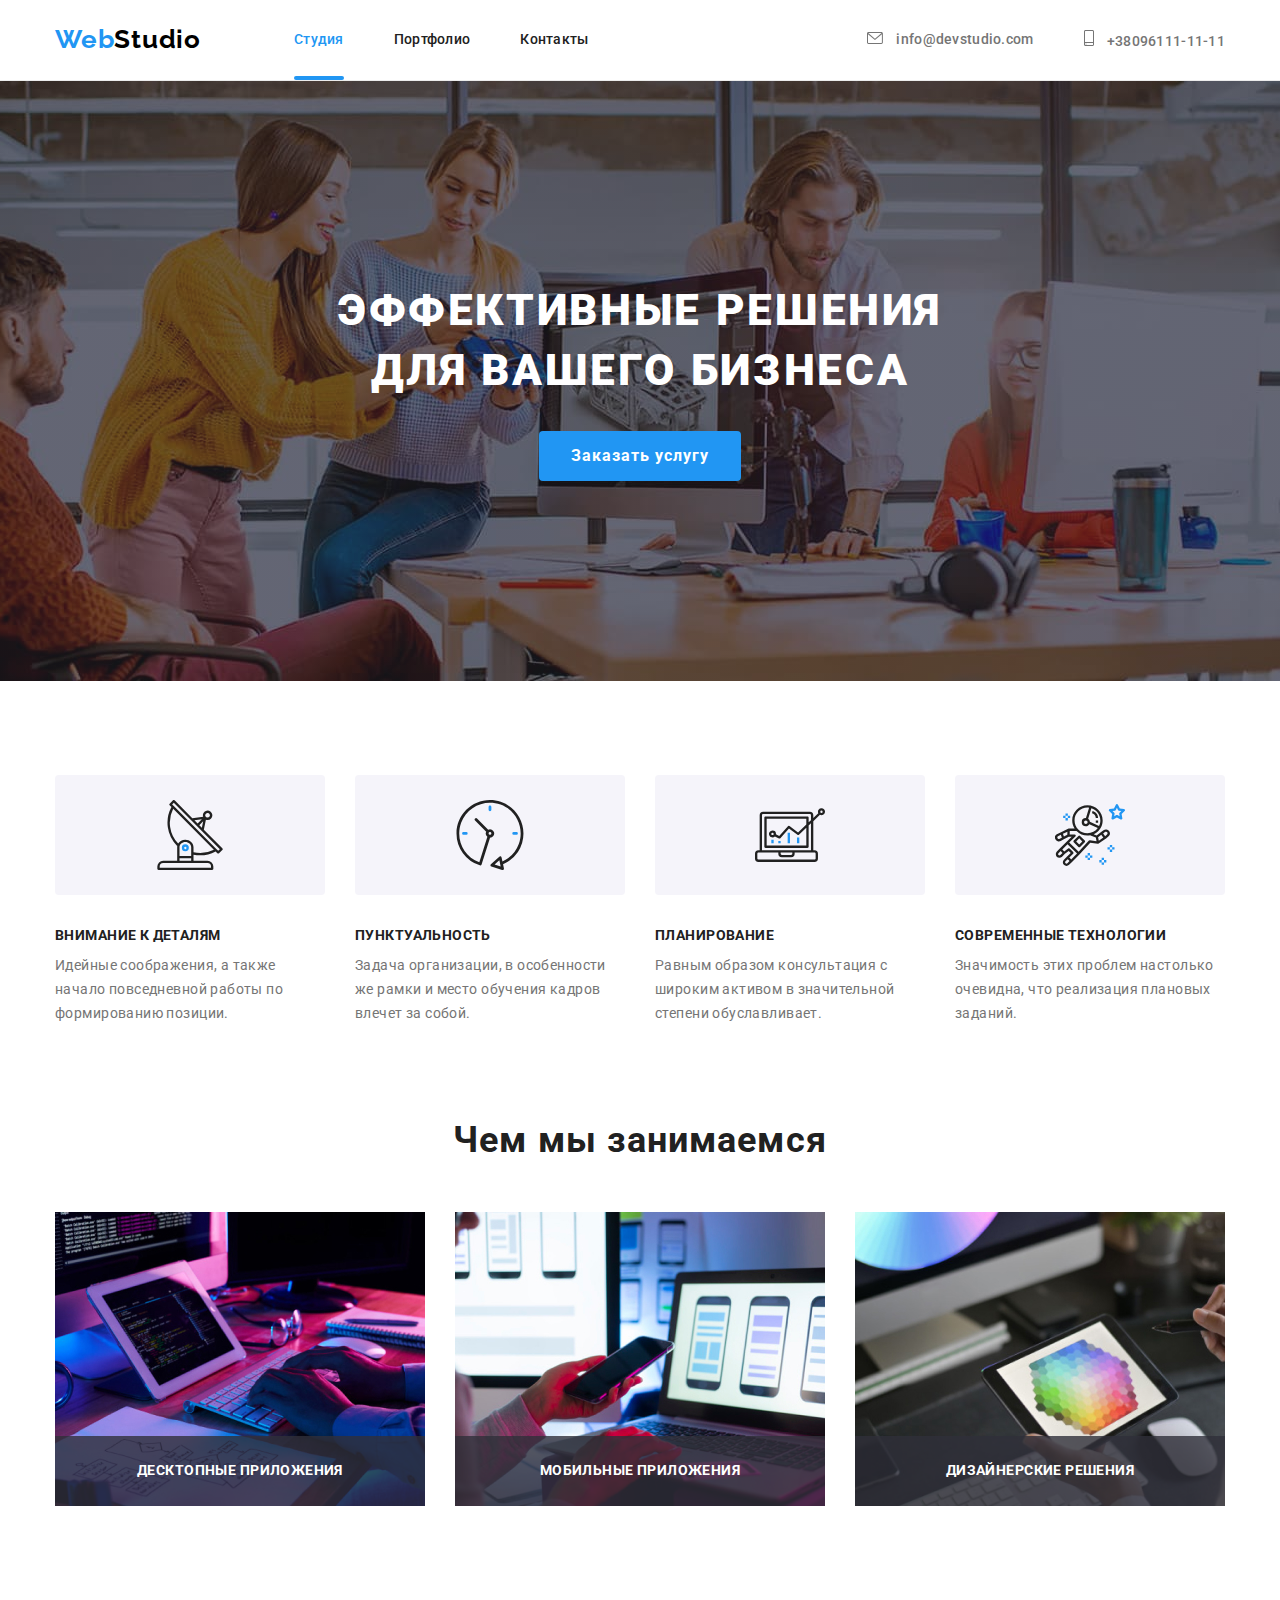
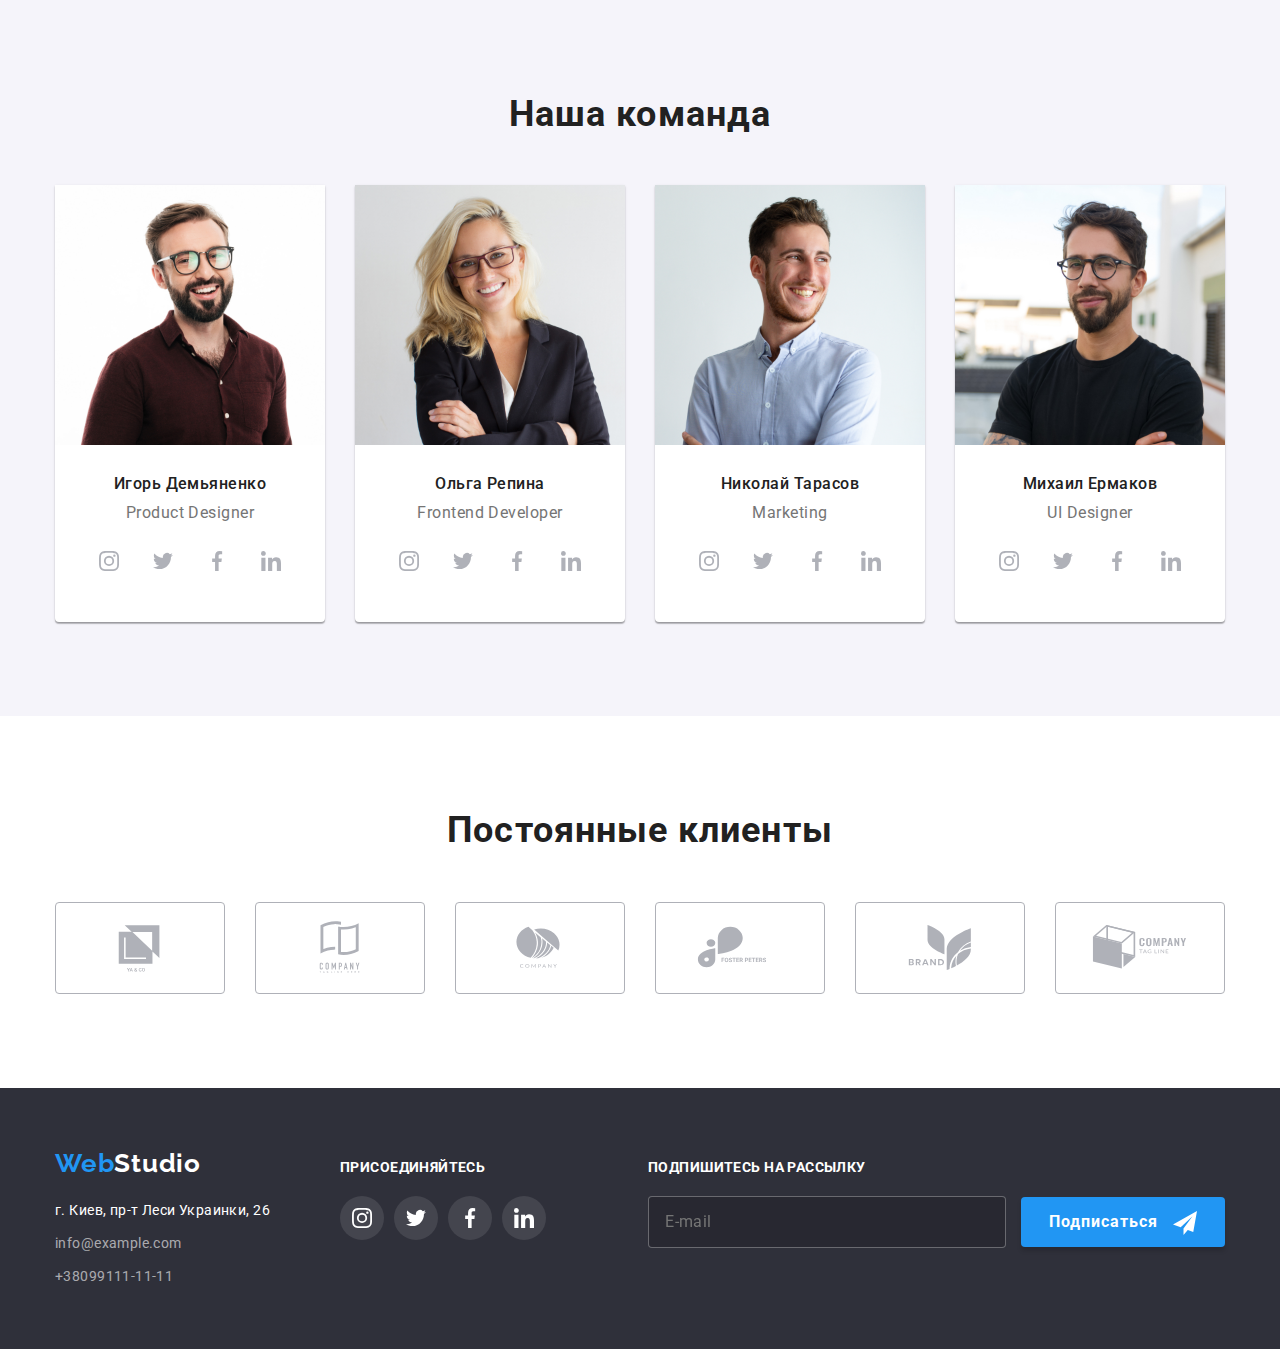
<file: index.html>
<!DOCTYPE html>
<html lang="ru">
  <head>
    <meta charset="UTF-8" />
    <meta http-equiv="X-UA-Compatible" content="IE=edge" />
    <meta name="viewport" content="width=device-width, initial-scale=1.0" />

    <link rel="stylesheet" href="./css/main.min.css" />
    <title>goit-markup-hw-07</title>
    <link rel="preconnect" href="https://fonts.googleapis.com" />
    <link rel="preconnect" href="https://fonts.gstatic.com" crossorigin />
    <link
      href="https://fonts.googleapis.com/css2?family=Raleway:wght@700&family=Roboto:wght@400;500;700;900&display=swap"
      rel="stylesheet"
    />
  </head>
  <body>
    <!--header-->

    <header class="header">
      <div class="container header__container">
        <nav class="header__nav">
          <a lang="en" class="header__logo" href="./index.html"
            ><span class="header__logo--colorise">Web</span>Studio</a
          >

          <ul class="header__list list">
            <li class="header__item header__item--active">
              <a class="link header__link header__link--active" href="./index.html">Студия</a>
            </li>
            <li class="header__item">
              <a class="link header__link" href="./portfolio.html">Портфолио</a>
            </li>
            <li class="header__item">
              <a class="link header__link" href="./index.html">Контакты</a>
            </li>
          </ul>
        </nav>
        <ul class="contacts list">
          <li class="contacts__item item item-icon">
            <a class="link contacts__link" href="mailto:info@devstudio.com">
              <svg class="contacts__icon" width="16" height="12">
                <use href="./images/icon.svg/symbol-defs.svg#icon-mail"></use>
              </svg>
              info@devstudio.com
            </a>
          </li>
          <li class="contacts__item item item-icon">
            <a class="link contacts__link" href="tel:+380961111111"
              ><svg class="contacts__icon" width="10" height="16">
                <use href="./images/icon.svg/symbol-defs.svg#icon-smartphone"></use>
              </svg>
              +38096111-11-11
            </a>
          </li>
        </ul>
      </div>
    </header>

    <!--Main-->

    <main>
      <!--title-->

      <section class="section hero">
        <div class="container hero__container">
          <h1 class="hero__title">
            Эффективные решения <br />
            для вашего бизнеса
          </h1>
          <button class="hero__button" type="button" data-modal-open>Заказать услугу</button>
        </div>

        <!-- backdrop -->

        <div class="backdrop is-hidden" data-modal>
          <div class="backdrop__modal">
            <button class="backdrop__button" type="button" data-modal-close>
              <svg class="icon-close backdrop__icon">
                <use href="./images/icon.svg/symbol-defs.svg#icon-close-black"></use>
              </svg>
            </button>
            <b class="title-backdrop">Оставьте свои данные, мы вам перезвоним</b>
            <form action="signup-form" class="modal-form signup js-speaker-form" autocomplete="off">
              <label class="signup__label">
                Имя
                <input class="signup__input" type="text" name="username" required />
                <svg class="signup__icon">
                  <use href="./images/icon.svg/symbol-defs.svg#icon-person-black"></use>
                </svg>
              </label>

              <label class="signup__label">
                Телефон<input class="signup__input" type="tel" name="phone-number" required />
                <svg class="signup__icon">
                  <use href="./images/icon.svg/symbol-defs.svg#icon-phone-black"></use>
                </svg>
              </label>

              <label class="signup__label">
                Почта
                <input class="signup__input" type="email" name="email" required />
                <svg class="signup__icon">
                  <use href="./images/icon.svg/symbol-defs.svg#icon-email-black"></use>
                </svg>
              </label>

              <label class="signup__comment signup__label">
                Комментарий
                <textarea
                  class="signup__text signup__input"
                  name="comment"
                  rows="7"
                  placeholder="Введите текст"
                >
                </textarea>
              </label>

              <div class="policy">
                <label class="policy policy__label">
                  <input class="policy__input" type="checkbox" required />
                  Соглашаюсь с рассылкой и принимаю
                  <span class="policy__icon"></span>
                </label>
                <a class="link policy__link" href="">Условия договора</a>
                <button class="policy__button" type="submit">Отправить</button>
              </div>
            </form>
          </div>
        </div>
      </section>

      <!--peculiarities-->

      <section class="section">
        <h2 class="visually-hidden">Скилы</h2>

        <div class="container peculiarities">
          <ul class="peculiarities__list list">
            <li class="peculiarities__item">
              <h3 class="peculiarities__title">Внимание к деталям</h3>
              <p class="peculiarities__text">
                Идейные соображения, а также начало повседневной работы по формированию позиции.
              </p>
            </li>

            <li class="peculiarities__item">
              <h3 class="peculiarities__title">Пунктуальность</h3>
              <p class="peculiarities__text">
                Задача организации, в особенности же рамки и место обучения кадров влечет за собой.
              </p>
            </li>

            <li class="peculiarities__item">
              <h3 class="peculiarities__title">Планирование</h3>
              <p class="peculiarities__text">
                Равным образом консультация с широким активом в значительной степени обуславливает.
              </p>
            </li>

            <li class="peculiarities__item">
              <h3 class="peculiarities__title">Современные технологии</h3>
              <p class="peculiarities__text">
                Значимость этих проблем настолько очевидна, что реализация плановых заданий.
              </p>
            </li>
          </ul>
        </div>
      </section>

      <!-- our jobs -->

      <section class="section jobs">
        <div class="container jobs__container">
          <h2 class="jobs__title">Чем мы занимаемся</h2>

          <ul class="jobs__list list set-card">
            <li class="jobs__item set-item">
              <img src="./images/box1.jpg" alt="работа" width="370" />
              <p class="jobs__text">Десктопные приложения</p>
            </li>
            <li class="jobs__item set-item">
              <img src="./images/box2.jpg" alt="работа" width="370" />
              <p class="jobs__text">Мобильные приложения</p>
            </li>
            <li class="jobs__item set-item">
              <img src="./images/box3.jpg" alt="работа" width="370" />
              <p class="jobs__text">Дизайнерские решения</p>
            </li>
          </ul>
        </div>
      </section>

      <!--our team -->

      <section class="section team">
        <div class="container team__container">
          <h2 class="team__title">Наша команда</h2>

          <ul class="team__list list set-card">
            <li class="team__card set-item">
              <img
                class="team__photo"
                src="./images/photo1.jpg"
                alt="работник1"
                width="270"
                height="260"
              />
              <div class="team-content">
                <h3 class="team-content__name">Игорь Демьяненко</h3>
                <p class="team-content__job">Product Designer</p>
                <ul class="list team-content__list">
                  <li class="team-content__item">
                    <a class="link team-content__link" href="./portfolio.html">
                      <svg class="team-content__icon">
                        <use href="./images/icon.svg/symbol-defs.svg#icon-instagram"></use>
                      </svg>
                    </a>
                  </li>
                  <li class="team-content__item">
                    <a class="link team-content__link" href="./portfolio.html">
                      <svg class="team-content__icon">
                        <use
                          href="./images/icon.svg/symbol-defs.svg#icon-twitter"
                          width="20"
                          height="20"
                        ></use>
                      </svg>
                    </a>
                  </li>
                  <li class="team-content__item">
                    <a class="link team-content__link" href="./portfolio.html">
                      <svg class="team-content__icon">
                        <use
                          href="./images/icon.svg/symbol-defs.svg#icon-facebook"
                          width="20"
                          height="20"
                        ></use>
                      </svg>
                    </a>
                  </li>
                  <li class="team-content__item">
                    <a class="link team-content__link" href="./portfolio.html">
                      <svg class="team-content__icon">
                        <use
                          href="./images/icon.svg/symbol-defs.svg#icon-linkedin"
                          width="20"
                          height="20"
                        ></use>
                      </svg>
                    </a>
                  </li>
                </ul>
              </div>
            </li>

            <li class="team__card set-item">
              <img
                class="team__photo"
                src="./images/photo2.jpg"
                alt="работник2"
                width="270"
                height="260"
              />
              <div class="team-content">
                <h3 class="team-content__name">Ольга Репина</h3>
                <p class="team-content__job">Frontend Developer</p>
                <ul class="list team-content__list">
                  <li class="team-content__item">
                    <a class="link team-content__link" href="./portfolio.html">
                      <svg class="team-content__icon">
                        <use href="./images/icon.svg/symbol-defs.svg#icon-instagram"></use>
                      </svg>
                    </a>
                  </li>
                  <li class="team-content__item">
                    <a class="link team-content__link" href="./portfolio.html">
                      <svg class="team-content__icon">
                        <use
                          href="./images/icon.svg/symbol-defs.svg#icon-twitter"
                          width="20"
                          height="20"
                        ></use>
                      </svg>
                    </a>
                  </li>
                  <li class="team-content__item">
                    <a class="link team-content__link" href="./portfolio.html">
                      <svg class="team-content__icon">
                        <use
                          href="./images/icon.svg/symbol-defs.svg#icon-facebook"
                          width="20"
                          height="20"
                        ></use>
                      </svg>
                    </a>
                  </li>
                  <li class="team-content__item">
                    <a class="link team-content__link" href="./portfolio.html">
                      <svg class="team-content__icon">
                        <use
                          href="./images/icon.svg/symbol-defs.svg#icon-linkedin"
                          width="20"
                          height="20"
                        ></use>
                      </svg>
                    </a>
                  </li>
                </ul>
              </div>
            </li>
            <li class="team__card set-item">
              <img
                class="team__photo"
                src="./images/photo3.jpg"
                alt="работник3"
                width="270"
                height="260"
              />
              <div class="team-content">
                <h3 class="team-content__name">Николай Тарасов</h3>
                <p class="team-content__job">Marketing</p>
                <ul class="list team-content__list">
                  <li class="team-content__item">
                    <a class="link team-content__link" href="./portfolio.html">
                      <svg class="team-content__icon">
                        <use href="./images/icon.svg/symbol-defs.svg#icon-instagram"></use>
                      </svg>
                    </a>
                  </li>
                  <li class="team-content__item">
                    <a class="link team-content__link" href="./portfolio.html">
                      <svg class="team-content__icon">
                        <use
                          href="./images/icon.svg/symbol-defs.svg#icon-twitter"
                          width="20"
                          height="20"
                        ></use>
                      </svg>
                    </a>
                  </li>
                  <li class="team-content__item">
                    <a class="link team-content__link" href="./portfolio.html">
                      <svg class="team-content__icon">
                        <use
                          href="./images/icon.svg/symbol-defs.svg#icon-facebook"
                          width="20"
                          height="20"
                        ></use>
                      </svg>
                    </a>
                  </li>
                  <li class="team-content__item">
                    <a class="link team-content__link" href="./portfolio.html">
                      <svg class="team-content__icon">
                        <use
                          href="./images/icon.svg/symbol-defs.svg#icon-linkedin"
                          width="20"
                          height="20"
                        ></use>
                      </svg>
                    </a>
                  </li>
                </ul>
              </div>
            </li>

            <li class="team__card set-item">
              <img
                class="team__photo"
                src="./images/photo4.jpg"
                alt="работник4"
                width="270"
                height="260"
              />
              <div class="team-content">
                <h3 class="team-content__name">Михаил Ермаков</h3>
                <p class="team-content__job">UI Designer</p>
                <ul class="list team-content__list">
                  <li class="team-content__item">
                    <a class="link team-content__link" href="./portfolio.html">
                      <svg class="team-content__icon">
                        <use href="./images/icon.svg/symbol-defs.svg#icon-instagram"></use>
                      </svg>
                    </a>
                  </li>
                  <li class="team-content__item">
                    <a class="link team-content__link" href="./portfolio.html">
                      <svg class="team-content__icon">
                        <use
                          href="./images/icon.svg/symbol-defs.svg#icon-twitter"
                          width="20"
                          height="20"
                        ></use>
                      </svg>
                    </a>
                  </li>
                  <li class="team-content__item">
                    <a class="link team-content__link" href="./portfolio.html">
                      <svg class="team-content__icon">
                        <use
                          href="./images/icon.svg/symbol-defs.svg#icon-facebook"
                          width="20"
                          height="20"
                        ></use>
                      </svg>
                    </a>
                  </li>
                  <li class="team-content__item">
                    <a class="link team-content__link" href="./portfolio.html">
                      <svg class="team-content__icon">
                        <use
                          href="./images/icon.svg/symbol-defs.svg#icon-linkedin"
                          width="20"
                          height="20"
                        ></use>
                      </svg>
                    </a>
                  </li>
                </ul>
              </div>
            </li>
          </ul>
        </div>
      </section>

      <!-- clients -->

      <section class="section clients">
        <div class="container clients__container">
          <h2 class="title clients__title">Постоянные клиенты</h2>

          <ul class="list clients__list set-card">
            <li class="clients__item set-item">
              <a class="link clients__link" href="">
                <svg class="clients__img company1">
                  <use href="./images/icon.svg/symbol-defs.svg#icon-company1"></use>
                </svg>
              </a>
            </li>
            <li class="clients__item set-item">
              <a class="link clients__link" href="">
                <svg class="clients__img company2">
                  <use href="./images/icon.svg/symbol-defs.svg#icon-company2"></use>
                </svg>
              </a>
            </li>
            <li class="clients__item set-item">
              <a class="link clients__link" href="">
                <svg class="clients__img company3">
                  <use href="./images/icon.svg/symbol-defs.svg#icon-company3"></use>
                </svg>
              </a>
            </li>
            <li class="clients__item set-item">
              <a class="link clients__link" href="">
                <svg class="clients__img company4">
                  <use href="./images/icon.svg/symbol-defs.svg#icon-company4"></use>
                </svg>
              </a>
            </li>
            <li class="clients__item set-item">
              <a class="link clients__link" href="">
                <svg class="clients__img company5">
                  <use href="./images/icon.svg/symbol-defs.svg#icon-company5"></use>
                </svg>
              </a>
            </li>
            <li class="clients__item set-item">
              <a class="link clients__link" href="">
                <svg class="clients__img company6">
                  <use href="./images/icon.svg/symbol-defs.svg#icon-company6"></use>
                </svg>
              </a>
            </li>
          </ul>
        </div>
      </section>
    </main>

    <!--footer-->

    <footer class="footer">
      <div class="container footer__container">
        <div>
          <a lang="en" class="footer__logo" href="./index.html"
            ><span class="footer__logo--colorise">Web</span>Studio</a
          >
          <address class="footer__addres">
            <ul class="footer__list list">
              <li class="item footer__item">
                <a
                  class="footer__map"
                  href="https://goo.gl/maps/2Jbn84FayPKxQuNF9"
                  target="_blank"
                  rel="noopener nofollow"
                  >г. Киев, пр-т Леси Украинки, 26
                </a>
              </li>
              <li class="item footer__item">
                <a class="link footer__link" href="mailto:info@example.com">info@example.com</a>
              </li>
              <li class="item footer__item">
                <a class="link footer__link" href="tel:+380991111111">+38099111-11-11</a>
              </li>
            </ul>
          </address>
        </div>
        <div class="social">
          <p class="social__title footer__title">присоединяйтесь</p>
          <ul class="list social__list">
            <li class="social__item">
              <a class="social__link link" href="">
                <svg class="social__icon">
                  <use href="./images/icon.svg/symbol-defs.svg#icon-instagram"></use>
                </svg>
              </a>
            </li>
            <li class="social__item">
              <a class="social__link link" href="">
                <svg class="social__icon">
                  <use href="./images/icon.svg/symbol-defs.svg#icon-twitter"></use>
                </svg>
              </a>
            </li>
            <li class="social__item">
              <a class="social__link link" href="">
                <svg class="social__icon">
                  <use href="./images/icon.svg/symbol-defs.svg#icon-facebook"></use>
                </svg>
              </a>
            </li>
            <li class="social__item">
              <a class="social__link link" href="">
                <svg class="social__icon">
                  <use href="./images/icon.svg/symbol-defs.svg#icon-linkedin"></use>
                </svg>
              </a>
            </li>
          </ul>
        </div>
        <div class="form-container subscribe">
          <p class="subscribe__title footer__title">Подпишитесь на рассылку</p>
          <form
            class="footer-subscribe subscribe__form js-speaker-form"
            action="subscribe"
            autocomplete="off"
          >
            <label class="subscribe__label">
              <input
                class="subscribe__input"
                type="email"
                name="email"
                placeholder="E-mail"
                required
              />
            </label>

            <button class="subscribe__button" type="submit">
              Подписаться
              <svg class="subscribe__icon">
                <use
                  href="./images/icon.svg/symbol-defs.svg#icon-telegram"
                  width="24"
                  height="24"
                ></use>
              </svg>
            </button>
          </form>
        </div>
      </div>
    </footer>
    <script src="./js/modal.js"></script>
  </body>
</html>
</file>
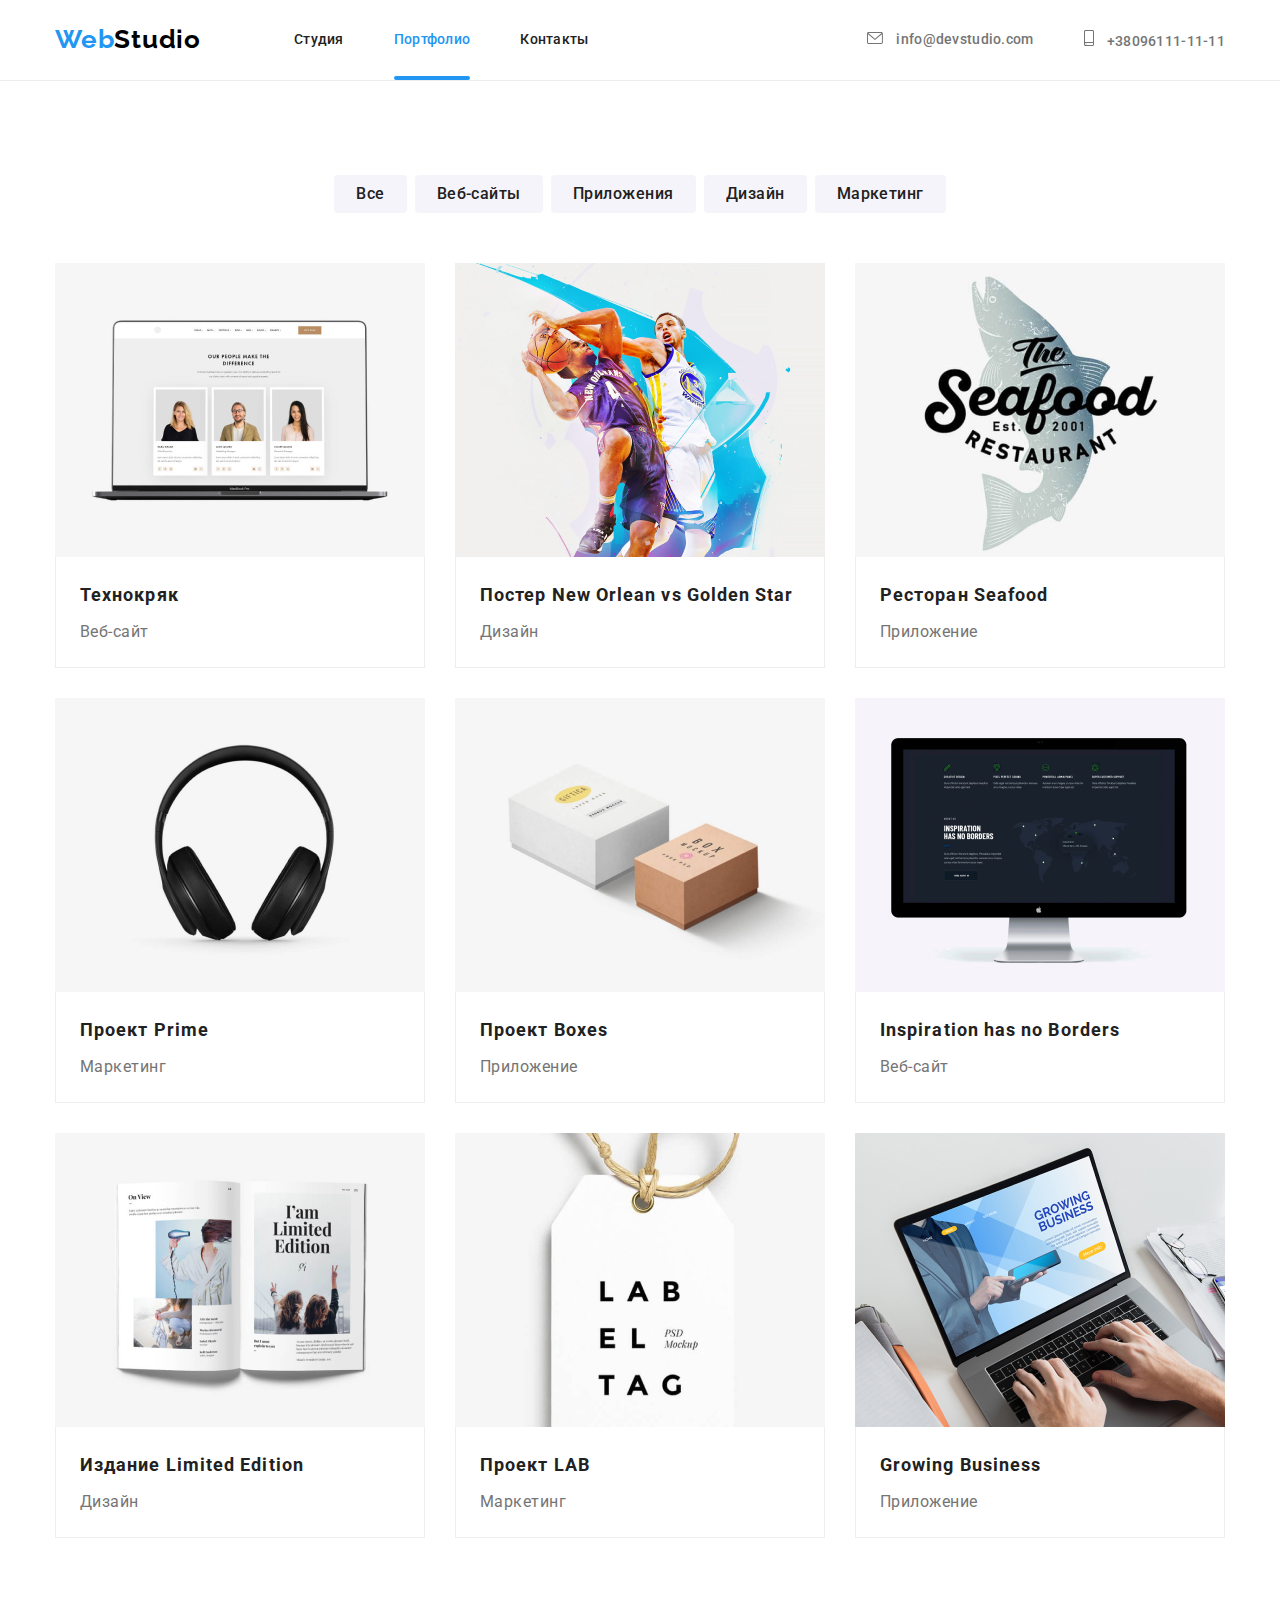
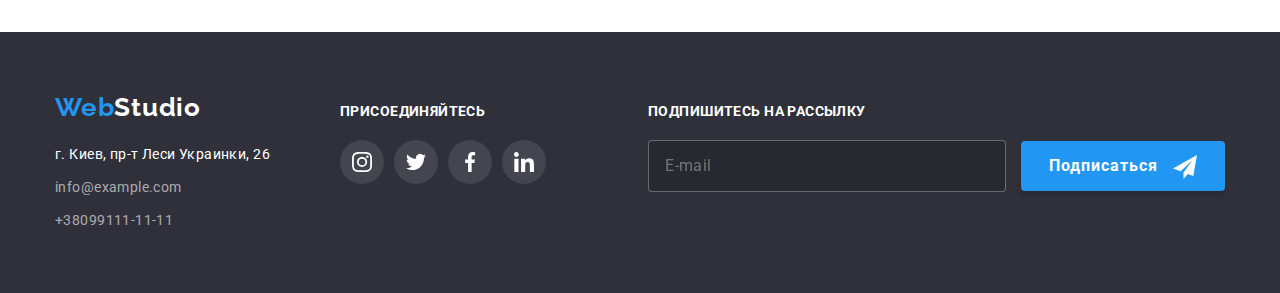
<file: portfolio.html>
<!DOCTYPE html>
<html lang="ru">
  <head>
    <meta charset="UTF-8" />
    <meta http-equiv="X-UA-Compatible" content="IE=edge" />
    <meta name="viewport" content="width=device-width, initial-scale=1.0" />

    <link rel="stylesheet" href="./css/main.min.css" />
    <link rel="preconnect" href="https://fonts.googleapis.com" />
    <link rel="preconnect" href="https://fonts.gstatic.com" crossorigin />
    <link
      href="https://fonts.googleapis.com/css2?family=Raleway:wght@700&family=Roboto:wght@400;500;700;900&display=swap"
      rel="stylesheet"
    />
    <title>goit-markup-hw-07</title>
  </head>
  <body>
    <!--header-->

    <header class="header">
      <div class="container header__container">
        <nav class="header__nav">
          <a lang="en" class="header__logo" href="./index.html"
            ><span class="header__logo--colorise">Web</span>Studio</a
          >

          <ul class="header__list list">
            <li class="header__item">
              <a class="link header__link" href="./index.html">Студия</a>
            </li>
            <li class="header__item header__item--active">
              <a class="link header__link header__link--active" href="./portfolio.html"
                >Портфолио</a
              >
            </li>
            <li class="header__item">
              <a class="link header__link" href="./index.html">Контакты</a>
            </li>
          </ul>
        </nav>
        <ul class="contacts list">
          <li class="contacts__item item item-icon">
            <a class="link contacts__link" href="mailto:info@devstudio.com">
              <svg class="contacts__icon" width="16" height="12">
                <use href="./images/icon.svg/symbol-defs.svg#icon-mail"></use>
              </svg>
              info@devstudio.com
            </a>
          </li>
          <li class="contacts__item item item-icon">
            <a class="link contacts__link" href="tel:+380961111111"
              ><svg class="contacts__icon" width="10" height="16">
                <use href="./images/icon.svg/symbol-defs.svg#icon-smartphone"></use>
              </svg>
              +38096111-11-11
            </a>
          </li>
        </ul>
      </div>
    </header>

    <!--main-->

    <main>
      <section class="section portfolio">
        <h1 class="visually-hidden">Портфолио</h1>

        <div class="container portfolio__container">
          <!--portfolio buttons-->

          <ul class="portfolio__button-list list">
            <li class="item portfolio__button-item">
              <button class="portfolio__button-filter button all" type="button">Все</button>
            </li>
            <li class="item portfolio__button-item">
              <button class="portfolio__button-filter button web" type="button">Веб-сайты</button>
            </li>
            <li class="item portfolio__button-item">
              <button class="portfolio__button-filter button app" type="button">Приложения</button>
            </li>
            <li class="item portfolio__button-item">
              <button class="portfolio__button-filter button design" type="button">Дизайн</button>
            </li>
            <li class="item portfolio__button-item">
              <button class="portfolio__button-filter button marcketing" type="button">
                Маркетинг
              </button>
            </li>
          </ul>

          <!--projects-->

          <ul class="portfolio__project-list list set-card">
            <li class="portfolio__project-item set-item">
              <a class="link portfolio__project-link project-card" href="">
                <div class="portfolio__project-card">
                  <img
                    class="portfolio__project-pic"
                    src="./images/box4.jpg"
                    alt="project"
                    width="370"
                  />
                  <p class="portfolio__project-desc">
                    Ресурс предлагает комплексные предложения с разным уровнем функционала и
                    сервисов. Все это позволит посетителю получить исчерпывающие сведения о компании
                    или частном лице.
                  </p>
                </div>
                <div class="portfolio__project-box">
                  <h2 class="portfolio__project-title">Технокряк</h2>
                  <p class="portfolio__project-text">Веб-сайт</p>
                </div>
              </a>
            </li>
            <li class="portfolio__project-item set-item">
              <a class="link portfolio__project-link project-card" href="">
                <div class="portfolio__project-card">
                  <img
                    class="portfolio__project-pic"
                    src="./images/box5.jpg"
                    alt="project"
                    width="370"
                  />
                  <p class="portfolio__project-desc">
                    Ресурс предлагает комплексные предложения с разным уровнем функционала и
                    сервисов. Все это позволит посетителю получить исчерпывающие сведения о компании
                    или частном лице.
                  </p>
                </div>
                <div class="portfolio__project-box">
                  <h2 class="portfolio__project-title">Постер New Orlean vs Golden Star</h2>
                  <p class="portfolio__project-text">Дизайн</p>
                </div>
              </a>
            </li>
            <li class="portfolio__project-item set-item">
              <a class="link portfolio__project-link project-card" href="">
                <div class="portfolio__project-card">
                  <img
                    class="portfolio__project-pic"
                    src="./images/box6.jpg"
                    alt="project"
                    width="370"
                  />
                  <p class="portfolio__project-desc">
                    Ресурс предлагает комплексные предложения с разным уровнем функционала и
                    сервисов. Все это позволит посетителю получить исчерпывающие сведения о компании
                    или частном лице.
                  </p>
                </div>
                <div class="portfolio__project-box">
                  <h2 class="portfolio__project-title">Ресторан Seafood</h2>
                  <p class="portfolio__project-text">Приложение</p>
                </div>
              </a>
            </li>
            <li class="portfolio__project-item set-item">
              <a class="link portfolio__project-link project-card" href="">
                <div class="portfolio__project-card">
                  <img
                    class="portfolio__project-pic"
                    src="./images/box7.jpg"
                    alt="project"
                    width="370"
                  />
                  <p class="portfolio__project-desc">
                    Ресурс предлагает комплексные предложения с разным уровнем функционала и
                    сервисов. Все это позволит посетителю получить исчерпывающие сведения о компании
                    или частном лице.
                  </p>
                </div>
                <div class="portfolio__project-box">
                  <h2 class="portfolio__project-title">Проект Prime</h2>
                  <p class="portfolio__project-text">Маркетинг</p>
                </div>
              </a>
            </li>
            <li class="portfolio__project-item set-item">
              <a class="link portfolio__project-link project-card" href="">
                <div class="portfolio__project-card">
                  <img
                    class="portfolio__project-pic"
                    src="./images/box8.jpg"
                    alt="project"
                    width="370"
                  />
                  <p class="portfolio__project-desc">
                    Ресурс предлагает комплексные предложения с разным уровнем функционала и
                    сервисов. Все это позволит посетителю получить исчерпывающие сведения о компании
                    или частном лице.
                  </p>
                </div>
                <div class="portfolio__project-box">
                  <h2 class="portfolio__project-title">Проект Boxes</h2>
                  <p class="portfolio__project-text">Приложение</p>
                </div>
              </a>
            </li>
            <li class="portfolio__project-item set-item">
              <a class="link portfolio__project-link project-card" href="">
                <div class="portfolio__project-card">
                  <img
                    class="portfolio__project-pic"
                    src="./images/box9.jpg"
                    alt="project"
                    width="370"
                  />
                  <p class="portfolio__project-desc">
                    Ресурс предлагает комплексные предложения с разным уровнем функционала и
                    сервисов. Все это позволит посетителю получить исчерпывающие сведения о компании
                    или частном лице.
                  </p>
                </div>
                <div class="portfolio__project-box">
                  <h2 class="portfolio__project-title">Inspiration has no Borders</h2>
                  <p class="portfolio__project-text">Веб-сайт</p>
                </div>
              </a>
            </li>
            <li class="portfolio__project-item set-item">
              <a class="link portfolio__project-link project-card" href="">
                <div class="portfolio__project-card">
                  <img
                    class="portfolio__project-pic"
                    src="./images/box10.jpg"
                    alt="project"
                    width="370"
                  />
                  <p class="portfolio__project-desc">
                    Ресурс предлагает комплексные предложения с разным уровнем функционала и
                    сервисов. Все это позволит посетителю получить исчерпывающие сведения о компании
                    или частном лице.
                  </p>
                </div>
                <div class="portfolio__project-box">
                  <h2 class="portfolio__project-title">Издание Limited Edition</h2>
                  <p class="portfolio__project-text">Дизайн</p>
                </div>
              </a>
            </li>
            <li class="portfolio__project-item set-item">
              <a class="link portfolio__project-link project-card" href="">
                <div class="portfolio__project-card">
                  <img
                    class="portfolio__project-pic"
                    src="./images/box11.jpg"
                    alt="project"
                    width="370"
                  />
                  <p class="portfolio__project-desc">
                    Ресурс предлагает комплексные предложения с разным уровнем функционала и
                    сервисов. Все это позволит посетителю получить исчерпывающие сведения о компании
                    или частном лице.
                  </p>
                </div>
                <div class="portfolio__project-box">
                  <h2 class="portfolio__project-title">Проект LAB</h2>
                  <p class="portfolio__project-text">Маркетинг</p>
                </div>
              </a>
            </li>
            <li class="portfolio__project-item set-item">
              <a class="link portfolio__project-link project-card" href="">
                <div class="portfolio__project-card">
                  <img
                    class="portfolio__project-pic"
                    src="./images/box12.jpg"
                    alt="project"
                    width="370"
                  />
                  <p class="portfolio__project-desc">
                    Ресурс предлагает комплексные предложения с разным уровнем функционала и
                    сервисов. Все это позволит посетителю получить исчерпывающие сведения о компании
                    или частном лице.
                  </p>
                </div>
                <div class="portfolio__project-box">
                  <h2 class="portfolio__project-title">Growing Business</h2>
                  <p class="portfolio__project-text">Приложение</p>
                </div>
              </a>
            </li>
          </ul>
        </div>
      </section>
    </main>

    <!--footer-->

    <footer class="footer">
      <div class="container footer__container">
        <div>
          <a lang="en" class="footer__logo" href="./index.html"
            ><span class="footer__logo--colorise">Web</span>Studio</a
          >
          <address class="footer__addres">
            <ul class="footer__list list">
              <li class="item footer__item">
                <a
                  class="footer__map"
                  href="https://goo.gl/maps/2Jbn84FayPKxQuNF9"
                  target="_blank"
                  rel="noopener nofollow"
                  >г. Киев, пр-т Леси Украинки, 26
                </a>
              </li>
              <li class="item footer__item">
                <a class="link footer__link" href="mailto:info@example.com">info@example.com</a>
              </li>
              <li class="item footer__item">
                <a class="link footer__link" href="tel:+380991111111">+38099111-11-11</a>
              </li>
            </ul>
          </address>
        </div>
        <div class="social">
          <p class="social__title footer__title">присоединяйтесь</p>
          <ul class="list social__list">
            <li class="social__item icon-social">
              <a class="social__link link" href="">
                <svg class="social__icon">
                  <use href="./images/icon.svg/symbol-defs.svg#icon-instagram"></use>
                </svg>
              </a>
            </li>
            <li class="social__item icon-social">
              <a class="social__link link" href="">
                <svg class="social__icon">
                  <use href="./images/icon.svg/symbol-defs.svg#icon-twitter"></use>
                </svg>
              </a>
            </li>
            <li class="social__item icon-social">
              <a class="social__link link" href="">
                <svg class="social__icon">
                  <use href="./images/icon.svg/symbol-defs.svg#icon-facebook"></use>
                </svg>
              </a>
            </li>
            <li class="social__item icon-social">
              <a class="social__link link" href="">
                <svg class="social__icon">
                  <use href="./images/icon.svg/symbol-defs.svg#icon-linkedin"></use>
                </svg>
              </a>
            </li>
          </ul>
        </div>
        <div class="form-container subscribe">
          <p class="subscribe__title footer__title">Подпишитесь на рассылку</p>
          <form
            class="footer-subscribe subscribe__form js-speaker-form"
            action="subscribe"
            autocomplete="off"
          >
            <label class="subscribe__label">
              <input
                class="subscribe__input"
                type="email"
                name="email"
                placeholder="E-mail"
                required
              />
            </label>

            <button class="subscribe__button" type="submit">
              Подписаться
              <svg class="subscribe__icon">
                <use
                  href="./images/icon.svg/symbol-defs.svg#icon-telegram"
                  width="24"
                  height="24"
                ></use>
              </svg>
            </button>
          </form>
        </div>
      </div>
    </footer>
    <script src="./js/modal.js"></script>
  </body>
</html>
</file>
<file: css/main.min.css>
.visually-hidden{position:absolute;width:1px;height:1px;margin:-1px;border:0;padding:0;white-space:nowrap;-webkit-clip-path:inset(100%);clip-path:inset(100%);clip:rect(0 0 0 0);overflow:hidden}/*! modern-normalize v1.1.0 | MIT License | https://github.com/sindresorhus/modern-normalize */*,::before,::after{box-sizing:border-box}html{line-height:1.15;-webkit-text-size-adjust:100%;-moz-tab-size:4;-o-tab-size:4;tab-size:4}body{margin:0;font-family:system-ui,-apple-system,"Segoe UI",Roboto,Helvetica,Arial,sans-serif,"Apple Color Emoji","Segoe UI Emoji"}hr{height:0;color:inherit}abbr[title]{-webkit-text-decoration:underline dotted;text-decoration:underline dotted}b,strong{font-weight:bolder}code,kbd,samp,pre{font-family:ui-monospace,SFMono-Regular,Consolas,"Liberation Mono",Menlo,monospace;font-size:1em}small{font-size:80%}sub,sup{font-size:75%;line-height:0;position:relative;vertical-align:baseline}sub{bottom:-0.25em}sup{top:-0.5em}table{text-indent:0;border-color:inherit}button,input,optgroup,select,textarea{font-family:inherit;font-size:100%;line-height:1.15;margin:0}button,select{text-transform:none}button,[type=button],[type=reset],[type=submit]{-webkit-appearance:button}::-moz-focus-inner{border-style:none;padding:0}:-moz-focusring{outline:1px dotted ButtonText}:-moz-ui-invalid{box-shadow:none}legend{padding:0}progress{vertical-align:baseline}::-webkit-inner-spin-button,::-webkit-outer-spin-button{height:auto}[type=search]{-webkit-appearance:textfield;outline-offset:-2px}::-webkit-search-decoration{-webkit-appearance:none}::-webkit-file-upload-button{-webkit-appearance:button;font:inherit}summary{display:list-item}body{font-family:"Roboto",sans-serif;font-size:14px;letter-spacing:.03em;background-color:#fff;color:#757575}h1,h2,h3,h4,h5,h6,p{margin:0}img{display:block;max-width:100%;height:auto}ul{list-style:none;padding-left:0;margin:0}a{text-decoration:none}.section{padding-top:94px;padding-bottom:94px}.container{width:1200px;margin:0 auto;padding:0 15px}.header{border-bottom:1px solid #ececec}.header__nav{display:flex}.header__container{display:flex;align-items:center}.header__list{align-items:center;display:flex;margin-left:93px}.header__item--active{position:relative}.header__item:nth-child(n+2){margin-left:50px}.header__link{display:block;text-decoration:none;font-weight:500;font-size:14px;line-height:1.14;letter-spacing:.02em;color:#212121;transition:color 250ms cubic-bezier(0.4, 0, 0.2, 1)}.header__link:hover,.header__link:focus{color:#2196f3}.header__link--active{color:#2196f3}.header__link--active::after{position:absolute;content:"";bottom:-32px;left:0;border-radius:2px;width:100%;height:4px;background-color:#2196f3}.contacts{display:flex;align-items:center;margin-left:auto}.contacts__item:nth-child(n+2){margin-left:50px}.contacts__icon{margin-right:10px;fill:currentColor}.contacts__link{cursor:pointer;font-weight:500;font-size:14px;line-height:1.14;letter-spacing:.02em;color:#757575;transition:color 250ms cubic-bezier(0.4, 0, 0.2, 1)}.contacts__link:hover,.contacts__link:focus{color:#2196f3}.header__logo{padding-top:24px;padding-bottom:25px;font-family:"Raleway";font-weight:700;font-size:26px;line-height:1.19;letter-spacing:.03em;text-decoration:none;color:#000}.header__logo--colorise{color:#2196f3}.footer__logo{display:block;font-family:"Raleway";font-weight:700;font-size:26px;line-height:1.19;letter-spacing:.03em;color:#fff;text-decoration:none}.footer__logo--colorise{color:#2196f3}.hero{background-image:linear-gradient(to right, rgba(47, 48, 58, 0.4), rgba(47, 48, 58, 0.4)),url(../images/background-image-hero.jpg);background-position:center;background-repeat:no-repeat;background-size:cover;max-width:1600px;height:600px;margin-left:auto;margin-right:auto;padding-bottom:200px;padding-top:200px;text-align:center;background-color:#2f303a}.hero__title{margin-bottom:30px;font-weight:900;font-size:44px;line-height:1.36;text-align:center;letter-spacing:.06em;text-transform:uppercase;color:#fff}.hero__button{cursor:pointer;font-weight:700;font-size:16px;line-height:1.88;padding:10px 32px;letter-spacing:.06em;color:#fff;background-color:#2196f3;border-radius:4px;border:none;transition:box-shadow 250ms cubic-bezier(0.4, 0, 0.2, 1),background-color 250ms cubic-bezier(0.4, 0, 0.2, 1)}.hero__button:hover,.hero__button:focus{background-color:#188ce8;box-shadow:0px 4px 4px rgba(0,0,0,.15)}.backdrop{position:fixed;top:0;left:0;z-index:1;width:100%;height:100%;background-color:rgba(0,0,0,.2);transition:opacity 250ms cubic-bezier(0.4, 0, 0.2, 1)}.backdrop.is-hidden{opacity:0;pointer-events:none}.backdrop__modal{position:absolute;top:0;left:0;top:50%;left:50%;transform:translate(-50%, -50%);width:528px;height:581px;padding:40px;background-color:#fff;box-shadow:0px 1px 3px rgba(0,0,0,.12),0px 1px 1px rgba(0,0,0,.14),0px 2px 1px rgba(0,0,0,.2);border-radius:4px}.backdrop__icon{color:currentColor;width:18px;height:18px}.backdrop__button{position:absolute;right:8px;top:8px;cursor:pointer;padding:0;display:flex;align-items:center;justify-content:center;width:30px;height:30px;border:1px solid rgba(0,0,0,.1);border-radius:50%;background-color:#fff;transition:fill 250ms cubic-bezier(0.4, 0, 0.2, 1)}.backdrop__button:hover,.backdrop__button:focus{fill:#2196f3}.title-backdrop{font-weight:700;font-size:20px;line-height:1.15;letter-spacing:.03em;color:#212121}.signup{display:flex;flex-direction:column;width:448px;margin-top:12px}.signup__label{position:relative;margin-bottom:10px;display:flex;flex-direction:column;text-align:start;font-weight:400;font-size:12px;line-height:1.16;letter-spacing:.01em}.signup__comment{margin-bottom:20px}.signup__input{padding:12px 42px;margin-top:4px;border:1px solid rgba(33,33,33,.2);border-radius:4px;transition:border-color 250ms cubic-bezier(0.4, 0, 0.2, 1)}.signup__label:focus-within .signup__input,.signup__label:hover .signup__input{border-color:#2196f3;outline:none}.signup__icon{position:absolute;top:50%;left:12px;width:18px;height:18px;color:currentColor;transition:fill 250ms cubic-bezier(0.4, 0, 0.2, 1)}.signup__label:hover .signup__icon,.signup__label:focus-within .signup__icon{fill:#2196f3}.signup__text{padding:12px 16px;resize:none}.signup__text::-moz-placeholder{font-weight:400;font-size:14px;line-height:16px;letter-spacing:.01em;color:rgba(117,117,117,.5)}.signup__text:-ms-input-placeholder{font-weight:400;font-size:14px;line-height:16px;letter-spacing:.01em;color:rgba(117,117,117,.5)}.signup__text::placeholder{font-weight:400;font-size:14px;line-height:16px;letter-spacing:.01em;color:rgba(117,117,117,.5)}.policy__label{position:relative;font-weight:400;line-height:1.71}.policy__input{-webkit-appearance:none;-moz-appearance:none;appearance:none}.policy__icon{position:absolute;cursor:pointer;top:0;left:-20px;width:16px;height:15px;background-image:url(../images/icon.svg/icon-disable.svg);background-size:cover;transition:background-image 250ms cubic-bezier(0.4, 0, 0.2, 1)}.policy__input:checked+.policy__icon{background-image:url(../images/icon.svg/icon-check.svg)}.policy__input:focus+.policy__icon{outline:2px solid #000;border-radius:2px;background-image:url(../images/icon.svg/icon-focus.svg)}.policy__input:checked:focus+.policy__icon{outline:2px solid #000;background-image:url(../images/icon.svg/icon-check.svg)}.policy__link{cursor:pointer;font-weight:400;line-height:1.71;text-decoration:underline;color:#2196f3}.policy__button{cursor:pointer;font-weight:700;font-size:16px;line-height:1.88;letter-spacing:.06em;margin-top:30px;padding:10px 55px;color:#fff;background:#2196f3;box-shadow:0px 4px 4px rgba(0,0,0,.15);border-radius:4px;border:none;transition:background-color 250ms cubic-bezier(0.4, 0, 0.2, 1)}.policy__button:hover,.policy__button:focus{background-color:#188ce8}.portfolio__button-list{display:flex;justify-content:center;margin-bottom:50px}.portfolio__button-item:nth-child(n+2){margin-left:8px}.portfolio__button-filter{cursor:pointer;border-radius:4px;border:rgba(0,0,0,0);padding:6px 22px;text-align:center;text-decoration:none;font-family:"Roboto";font-style:normal;font-weight:500;font-size:16px;line-height:1.62;letter-spacing:.03em;background-color:#f5f4fa;color:#212121;transition:color 250ms cubic-bezier(0.4, 0, 0.2, 1),background-color 250ms cubic-bezier(0.4, 0, 0.2, 1),box-shadow 250ms cubic-bezier(0.4, 0, 0.2, 1)}.portfolio__button-filter:hover,.portfolio__button-filter:focus{background-color:#2196f3;color:#fff;box-shadow:0px 3px 1px rgba(0,0,0,.1),0px 1px 2px rgba(0,0,0,.08),0px 2px 2px rgba(0,0,0,.12)}.portfolio__project-list{flex-wrap:wrap}.portfolio__project-card{position:relative;overflow:hidden}.portfolio__project-desc{position:absolute;width:100%;height:100%;top:0;transform:translateY(100%);padding:63px 24px;text-align:center;font-weight:400;font-size:18px;line-height:1.55;letter-spacing:.03em;color:#fff;background-color:rgba(33,150,243,.9);transition:transform 250ms cubic-bezier(0.4, 0, 0.2, 1)}.portfolio__project-link:hover .portfolio__project-desc,.portfolio__project-link:focus .portfolio__project-desc{transform:translateY(0)}.portfolio__project-link{display:block;transition:box-shadow 250ms cubic-bezier(0.4, 0, 0.2, 1)}.portfolio__project-link:hover,.portfolio__project-link:focus{box-shadow:0px 1px 1px rgba(0,0,0,.12),0px 4px 4px rgba(0,0,0,.06),1px 4px 6px rgba(0,0,0,.16)}.portfolio__project-box{padding:20px 24px;border:1px solid #eee;border-top:none}.portfolio__project-title{margin-bottom:4px;margin-right:auto;font-weight:700;font-size:18px;line-height:2;letter-spacing:.06em;color:#212121}.portfolio__project-text{margin-right:auto;font-weight:400;font-size:16px;line-height:1.88;letter-spacing:.03em;color:#757575}.portfolio__project-list{display:flex;margin:-15px}.portfolio__project-item{margin:15px;flex-basis:calc((100% - 90px)/3)}.peculiarities__list{display:flex}.peculiarities__item::before{content:"";display:inline-block;width:270px;height:120px;margin-bottom:30px;border-radius:4px;background-color:#f5f4fa;background-repeat:no-repeat;background-position:center}.peculiarities__item:nth-child(1)::before{background-image:url(../images/icon.svg/satelit.svg)}.peculiarities__item:nth-child(2)::before{background-image:url(../images/icon.svg/clock.svg)}.peculiarities__item:nth-child(3)::before{background-image:url(../images/icon.svg/diagram.svg)}.peculiarities__item:nth-child(4)::before{background-image:url(../images/icon.svg/astronaut.svg)}.peculiarities__item:not(:last-child){margin-right:30px}.peculiarities__title{margin-bottom:10px;font-weight:700;font-size:14px;line-height:1.14;text-transform:uppercase;color:#212121}.peculiarities__text{font-weight:400;line-height:1.71}.jobs{padding-top:0}.jobs__title{margin-bottom:50px;font-weight:700;font-size:36px;line-height:1.16;text-align:center;letter-spacing:.03em;color:#212121}.jobs__item{position:relative}.jobs__text{position:absolute;display:flex;justify-content:center;align-items:center;left:0;bottom:0;width:100%;min-height:70px;font-weight:700;line-height:1.14px;text-transform:uppercase;color:#fff;background:rgba(47,48,58,.8)}.jobs__list{display:flex;margin:-15px}.jobs__item{margin:15px;flex-basis:calc((100% - 90px)/3)}.team{background-color:#f5f4fa}.team__card{border-radius:0px 0px 4px 4px;box-shadow:0px 1px 3px rgba(0,0,0,.12),0px 1px 1px rgba(0,0,0,.14),0px 2px 1px rgba(0,0,0,.2);background-color:#fff}.team__title{margin-bottom:50px;font-weight:700;font-size:36px;line-height:1.16;text-align:center;letter-spacing:.03em;color:#212121}.team-content{padding-top:30px;padding-bottom:39px}.team-content__name{margin-top:0;margin-bottom:10px;font-weight:500;font-size:16px;line-height:1.18;text-align:center;letter-spacing:.03em;color:#212121}.team-content__job{font-weight:400;font-size:16px;line-height:1.18;margin-bottom:16px;text-align:center;letter-spacing:.03em}.team__list{display:flex;margin:-15px}.team__card{margin:15px;flex-basis:calc((100% - 120px)/3)}.team-content__list{display:flex;justify-content:center}.team-content__item:not(:last-child){margin-right:10px}.team-content__link{display:flex;cursor:pointer;width:44px;height:44px;border-radius:50%;color:#afb1b8;justify-content:center;align-items:center;transition:color 250ms cubic-bezier(0.4, 0, 0.2, 1),background-color 250ms cubic-bezier(0.4, 0, 0.2, 1)}.team-content__link:hover,.team-content__link:focus{background-color:#2196f3;color:#fff}.team-content__icon{fill:currentColor;width:20px;height:20px}.team-content__icon:hover,.team-content__icon:focus{fill:#fff}.clients__title{margin-bottom:50px;font-weight:700;font-size:36px;line-height:1.16;text-align:center;letter-spacing:.03em;color:#212121}.clients__link{display:flex;align-items:center;justify-content:center;cursor:pointer;width:170px;height:92px;border:1px solid #afb1b8;border-radius:4px;color:#afb1b8;transition:color 250ms cubic-bezier(0.4, 0, 0.2, 1),border-color 250ms cubic-bezier(0.4, 0, 0.2, 1)}.clients__link:hover,.clients__link:focus-within{color:#2196f3;border-color:#2196f3;outline:none}.clients__img{fill:currentColor;width:106px;height:60px}.clients__list{display:flex;margin:-15px}.clients__item{margin:15px;flex-basis:calc((100% - 180px)/6)}.footer{padding-top:60px;padding-bottom:60px;background-color:#2f303a}.footer__container{display:flex;align-items:baseline}.footer__addres{margin-top:20px;font-style:normal}.footer__item:nth-child(n+2){margin-top:9px}.footer__title{font-weight:700;font-size:14px;line-height:1.14;letter-spacing:.03em;text-transform:uppercase;color:#fff;margin-bottom:20px}.footer__link{font-weight:400;font-size:14px;line-height:1.71;letter-spacing:.03em;color:rgba(255,255,255,.6);transition:color 250ms cubic-bezier(0.4, 0, 0.2, 1)}.footer__link:hover,.footer__link:focus{color:#2196f3}.footer__map{font-weight:400;font-size:14px;line-height:1.71;letter-spacing:.03em;text-decoration:none;color:#fff;transition:color 250ms cubic-bezier(0.4, 0, 0.2, 1)}.footer__map:hover,.footer__map:focus{color:#2196f3}.social{margin-left:70px}.social__list{display:flex}.social__icon{fill:currentColor;width:20px;height:20px}.social__item:not(:last-child){margin-right:10px}.social__link{display:flex;align-items:center;justify-content:center;cursor:pointer;width:44px;height:44px;border-radius:50%;color:#fff;background-color:rgba(255,255,255,.1);transition:background-color 250ms cubic-bezier(0.4, 0, 0.2, 1)}.social__link:hover,.social__link:focus{background-color:#2196f3}.subscribe{display:flex;flex-direction:column;margin-left:auto}.subscribe__button{cursor:pointer;margin-left:12px;padding:10px 28px;font-weight:700;font-size:16px;line-height:1.88;letter-spacing:.06em;color:#fff;background:#2196f3;box-shadow:0px 4px 4px rgba(0,0,0,.15);border-radius:4px;border:none}.subscribe__icon{vertical-align:middle;margin-left:10px;width:24px;height:24px}.subscribe__input{width:358px;padding:15px 16px;font-weight:400;font-size:16px;line-height:1.25;letter-spacing:.03em;border:1px solid rgba(255,255,255,.3);background-color:rgba(0,0,0,.15);-webkit-backdrop-filter:drop-shadow(0px 4px 4px rgba(0, 0, 0, 0.15));backdrop-filter:drop-shadow(0px 4px 4px rgba(0, 0, 0, 0.15));border-radius:4px;color:rgba(255,255,255,.6)}.subscribe__label:focus-within .subscribe__input{outline:none}/*# sourceMappingURL=main.min.css.map */
</file>
